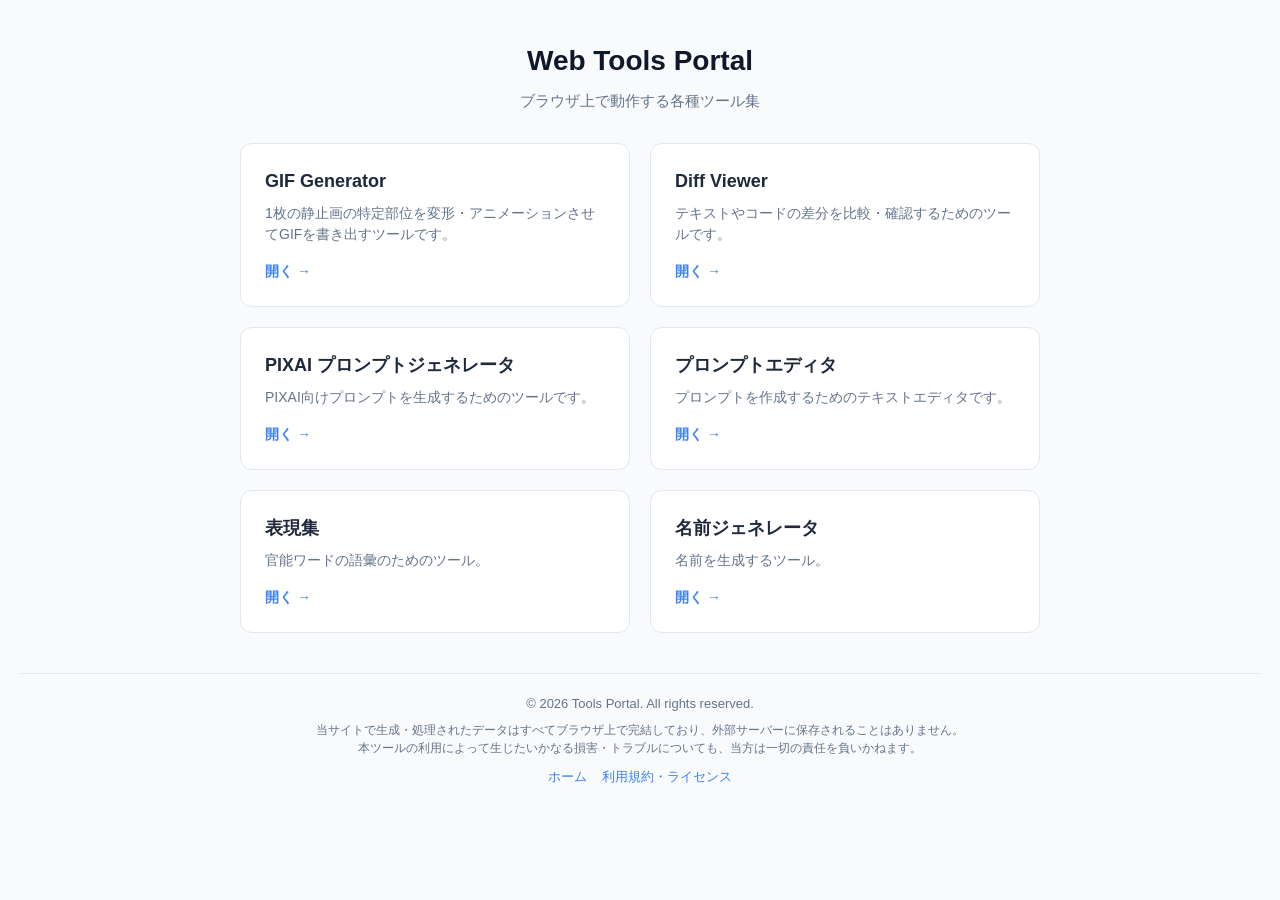
<file: index.html>
<!DOCTYPE html>
<html lang="ja">
<head>
  <meta charset="UTF-8">
  <meta name="viewport" content="width=device-width, initial-scale=1.0">
  <title>ツールポータル</title>
  <style>
    :root {
      --bg: #f8fafc;
      --card-bg: #ffffff;
      --text: #1e293b;
      --sub-text: #64748b;
      --border: #e2e8f0;
      --primary: #3b82f6;
      --primary-hover: #2563eb;
    }

    * {
      box-sizing: border-box;
      margin: 0;
      padding: 0;
    }

    body {
      font-family: -apple-system, BlinkMacSystemFont, "Segoe UI", Roboto, sans-serif;
      background-color: var(--bg);
      color: var(--text);
      line-height: 1.5;
      padding: 40px 20px;
    }

    .container {
      max-width: 800px;
      margin: 0 auto;
    }

    header {
      margin-bottom: 30px;
      text-align: center;
    }

    header h1 {
      font-size: 28px;
      margin-bottom: 8px;
      color: #0f172a;
    }

    header p {
      color: var(--sub-text);
      font-size: 15px;
    }

    .grid {
      display: grid;
      grid-template-columns: repeat(auto-fit, minmax(260px, 1fr));
      gap: 20px;
    }

    .card {
      background: var(--card-bg);
      border: 1px solid var(--border);
      border-radius: 12px;
      padding: 24px;
      display: flex;
      flex-direction: column;
      justify-content: space-between;
      text-decoration: none;
      color: inherit;
      transition: transform 0.15s ease, box-shadow 0.15s ease, border-color 0.15s ease;
    }

    .card:hover {
      transform: translateY(-2px);
      box-shadow: 0 10px 15px -3px rgba(0, 0, 0, 0.07), 0 4px 6px -4px rgba(0, 0, 0, 0.05);
      border-color: var(--primary);
    }

    .card-content h2 {
      font-size: 18px;
      margin-bottom: 8px;
      display: flex;
      align-items: center;
      justify-content: space-between;
    }

    .card-content p {
      font-size: 14px;
      color: var(--sub-text);
      margin-bottom: 16px;
    }

    .card-arrow {
      color: var(--primary);
      font-weight: bold;
      font-size: 14px;
      display: inline-flex;
      align-items: center;
      gap: 4px;
    }

    .card:hover .card-arrow {
      color: var(--primary-hover);
    }
  </style>
</head>
<body>

  <div class="container">
    <header>
      <h1>Web Tools Portal</h1>
      <p>ブラウザ上で動作する各種ツール集</p>
    </header>

    <main class="grid">
      <!-- アニメーションGIF作成ツールへのリンク -->
      <a href="./gifBoobs.html" class="card">
        <div class="card-content">
          <h2>GIF Generator</h2>
          <p>1枚の静止画の特定部位を変形・アニメーションさせてGIFを書き出すツールです。</p>
        </div>
        <div class="card-arrow">開く &rarr;</div>
      </a>

      <!-- 差分比較ツールへのリンク -->
      <a href="./diff.html" class="card">
        <div class="card-content">
          <h2>Diff Viewer</h2>
          <p>テキストやコードの差分を比較・確認するためのツールです。</p>
        </div>
        <div class="card-arrow">開く &rarr;</div>
      </a>
      
      <!-- プロンプト生成ツールへのリンク -->
      <a href="./pixaiPrompt.html" class="card">
        <div class="card-content">
          <h2>PIXAI プロンプトジェネレータ</h2>
          <p>PIXAI向けプロンプトを生成するためのツールです。</p>
        </div>
        <div class="card-arrow">開く &rarr;</div>
      </a>
      
      <!-- プロンプトエディタへのリンク -->
      <a href="./promptEditor.html" class="card">
        <div class="card-content">
          <h2>プロンプトエディタ</h2>
          <p>プロンプトを作成するためのテキストエディタです。</p>
        </div>
        <div class="card-arrow">開く &rarr;</div>
      </a>
      
      <!-- 表現集へのリンク -->
      <a href="./expressions.html" class="card">
        <div class="card-content">
          <h2>表現集</h2>
          <p>官能ワードの語彙のためのツール。</p>
        </div>
        <div class="card-arrow">開く &rarr;</div>
      <!-- 名前生成へのリンク -->
      <a href="./nameGenerator/index.html" class="card">
        <div class="card-content">
          <h2>名前ジェネレータ</h2>
          <p>名前を生成するツール。</p>
        </div>
        <div class="card-arrow">開く &rarr;</div>
      </a>
    </main>
  </div>
<!-- 共通フッター -->
<footer style="margin-top: 40px; padding: 20px 0; border-top: 1px solid #e2e8f0; text-align: center; color: #64748b; font-size: 13px;">
  <div style="max-width: 900px; margin: 0 auto; padding: 0 15px;">
    <p style="margin-bottom: 8px;">
      &copy; <span id="copyright-year"></span> Tools Portal. All rights reserved.
    </p>
    <p style="font-size: 12px; line-height: 1.5;">
      当サイトで生成・処理されたデータはすべてブラウザ上で完結しており、外部サーバーに保存されることはありません。<br>
      本ツールの利用によって生じたいかなる損害・トラブルについても、当方は一切の責任を負いかねます。
    </p>
    <div style="margin-top: 10px; display: flex; justify-content: center; gap: 15px;">
      <a href="./index.html" style="color: #3b82f6; text-decoration: none;">ホーム</a>
      <a href="#" onclick="alert('オープンソースライセンス:\n本ツール群はMITライセンス等のオープンソースソフトウェアおよび各種CDNライブラリ（gifshot等）を利用してブラウザ上で動作しています。'); return false;" style="color: #3b82f6; text-decoration: none;">利用規約・ライセンス</a>
    </div>
  </div>
</footer>

<script>
  // 著作権の年号を自動で現在の年にするスクリプト
  document.getElementById('copyright-year').textContent = new Date().getFullYear();
</script>

</body>
</html>
</file>
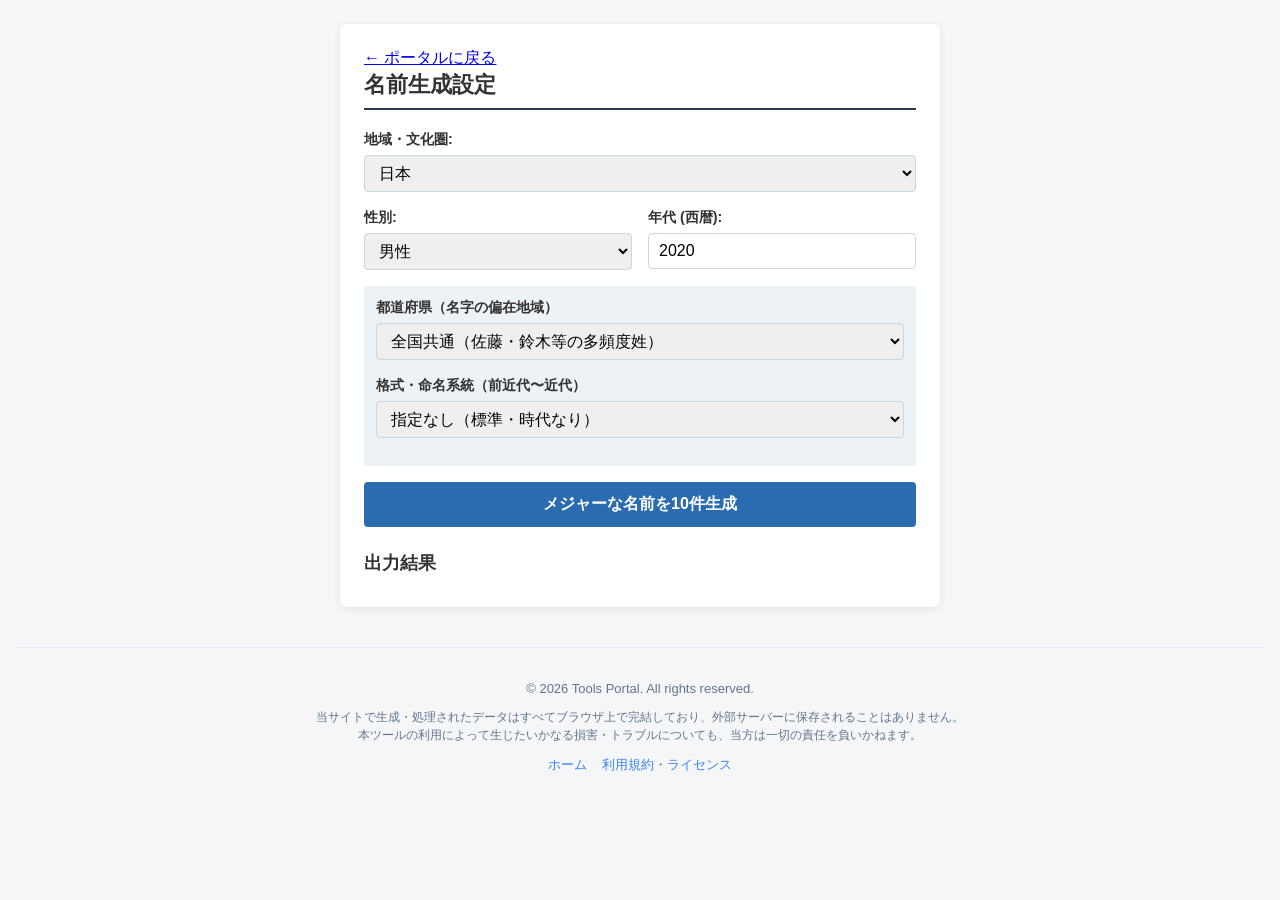
<file: nameGenerator/index.html>
<!DOCTYPE html>
<html lang="ja">
<head>
  <meta charset="UTF-8">
  <meta name="viewport" content="width=device-width, initial-scale=1.0">
  <title>名前生成エンジン</title>
  <link rel="stylesheet" href="style.css">
</head>
<body>
  <div class="container">
    <a href="/index.html" class="nav-back">&larr; ポータルに戻る</a>
    <h1>名前生成設定</h1>

    <div class="form-group">
      <label for="cultureSelect">地域・文化圏:</label>
      <select id="cultureSelect"></select>
    </div>

    <div class="form-row">
      <div class="form-group">
        <label for="genderSelect">性別:</label>
        <select id="genderSelect">
          <option value="m">男性</option>
          <option value="f">女性</option>
          <option value="any">指定なし</option>
        </select>
      </div>

      <div class="form-group">
        <label for="eraInput">年代 (西暦):</label>
        <input type="number" id="eraInput" value="2020" min="1000" max="2100">
      </div>
    </div>

    <!-- 地域ごとに動的挿入されるフィルタ領域 -->
    <div id="dynamicFilters" class="dynamic-filters"></div>

    <button id="generateBtn" class="primary-btn">メジャーな名前を10件生成</button>

    <div class="result-container">
      <h2>出力結果</h2>
      <ul id="resultsList"></ul>
    </div>
  </div>

  <!-- 共通フッター -->
  <footer style="margin-top: 40px; padding: 20px 0; border-top: 1px solid #e2e8f0; text-align: center; color: #64748b; font-size: 13px;">
    <div style="max-width: 900px; margin: 0 auto; padding: 0 15px;">
      <p style="margin-bottom: 8px;">
        &copy; <span id="copyright-year"></span> Tools Portal. All rights reserved.
      </p>
      <p style="font-size: 12px; line-height: 1.5;">
        当サイトで生成・処理されたデータはすべてブラウザ上で完結しており、外部サーバーに保存されることはありません。<br>
        本ツールの利用によって生じたいかなる損害・トラブルについても、当方は一切の責任を負いかねます。
      </p>
      <div style="margin-top: 10px; display: flex; justify-content: center; gap: 15px;">
        <a href="./index.html" style="color: #3b82f6; text-decoration: none;">ホーム</a>
        <a href="#" onclick="alert('オープンソースライセンス:\n本ツール群はMITライセンス等のオープンソースソフトウェアおよび各種CDNライブラリ等を利用してブラウザ上で動作しています。'); return false;" style="color: #3b82f6; text-decoration: none;">利用規約・ライセンス</a>
      </div>
    </div>
  </footer>

  <script src="app.js"></script>
  <script>
    // 著作権の年号を自動で現在の年に設定
    document.getElementById('copyright-year').textContent = new Date().getFullYear();
  </script>
</body>
</html>
</file>
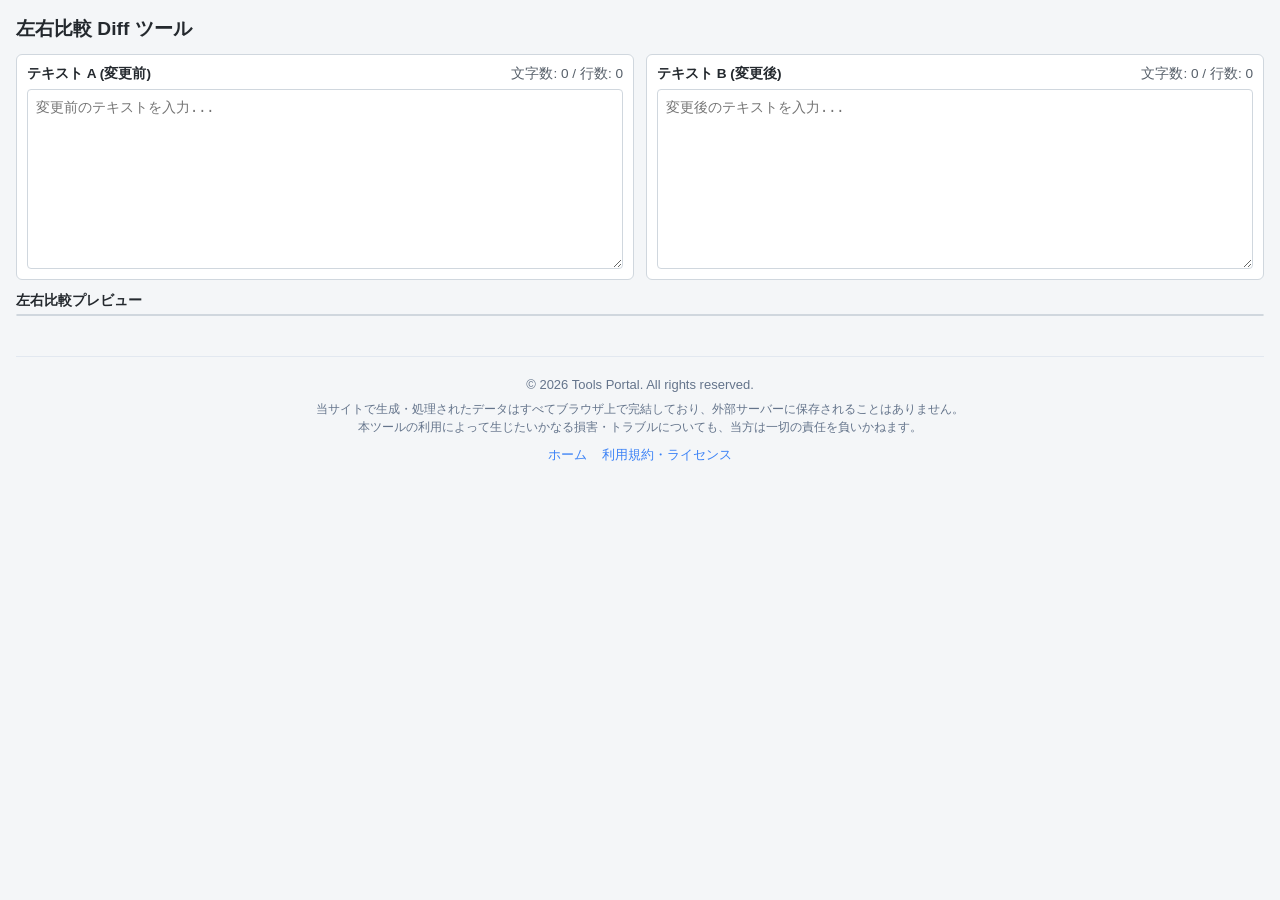
<file: diff.html>
<!DOCTYPE html>
<html lang="ja">
<head>
  <meta charset="UTF-8">
  <meta name="viewport" content="width=device-width, initial-scale=1.0">
  <title>Side-by-Side Diff Tool</title>
  <style>
    * {
      box-sizing: border-box;
      margin: 0;
      padding: 0;
    }
    body {
      font-family: -apple-system, BlinkMacSystemFont, "Segoe UI", Roboto, "Helvetica Neue", Arial, sans-serif;
      padding: 16px;
      background: #f4f6f8;
      color: #24292e;
    }
    h1 {
      font-size: 1.2rem;
      margin-bottom: 12px;
    }
    .editor-container {
      display: grid;
      grid-template-columns: 1fr 1fr;
      gap: 12px;
      margin-bottom: 12px;
    }
    .pane {
      display: flex;
      flex-direction: column;
      background: #fff;
      border: 1px solid #d0d7de;
      border-radius: 6px;
      padding: 10px;
    }
    .pane-header {
      display: flex;
      justify-content: space-between;
      margin-bottom: 6px;
      font-size: 0.85rem;
      font-weight: 600;
    }
    .counter {
      font-weight: normal;
      color: #57606a;
    }
    textarea {
      width: 100%;
      height: 180px;
      padding: 8px;
      border: 1px solid #d0d7de;
      border-radius: 4px;
      resize: vertical;
      font-family: ui-monospace, SFMono-Regular, "SF Mono", Menlo, Consolas, monospace;
      font-size: 0.85rem;
      line-height: 1.45;
    }
    .diff-container {
      display: grid;
      grid-template-columns: 1fr 1fr;
      background: #fff;
      border: 1px solid #d0d7de;
      border-radius: 6px;
      overflow-x: auto;
      font-family: ui-monospace, SFMono-Regular, "SF Mono", Menlo, Consolas, monospace;
      font-size: 0.85rem;
      line-height: 1.45;
    }
    .diff-side {
      width: 100%;
    }
    .diff-side-left {
      border-right: 1px solid #d0d7de;
    }
    .diff-line {
      display: flex;
      min-height: 1.45em;
      white-space: pre-wrap;
      word-break: break-all;
    }
    .line-num {
      width: 42px;
      padding: 0 6px;
      text-align: right;
      color: #8c959f;
      user-select: none;
      background: #f6f8fa;
      border-right: 1px solid #d0d7de;
      flex-shrink: 0;
    }
    .line-text {
      padding: 0 8px;
      flex-grow: 1;
    }
    
    /* 差分の配色 */
    .line-del {
      background-color: #ffebe9;
    }
    .line-del .line-num {
      background-color: #ffdcd7;
      color: #cf222e;
    }
    .line-add {
      background-color: #e6ffec;
    }
    .line-add .line-num {
      background-color: #ccffd8;
      color: #1a7f37;
    }
    .line-empty {
      background-color: #f6f8fa;
    }
    .line-empty .line-num {
      background-color: #f6f8fa;
    }

    /* 文字単位の強調 */
    .char-del {
      background-color: #ff818266;
      border-radius: 2px;
    }
    .char-add {
      background-color: #4ac26b66;
      border-radius: 2px;
    }
  </style>
</head>
<body>

  <h1>左右比較 Diff ツール</h1>

  <div class="editor-container">
    <div class="pane">
      <div class="pane-header">
        <span>テキスト A (変更前)</span>
        <span class="counter" id="count-a">文字数: 0 / 行数: 0</span>
      </div>
      <textarea id="text-a" placeholder="変更前のテキストを入力..."></textarea>
    </div>
    <div class="pane">
      <div class="pane-header">
        <span>テキスト B (変更後)</span>
        <span class="counter" id="count-b">文字数: 0 / 行数: 0</span>
      </div>
      <textarea id="text-b" placeholder="変更後のテキストを入力..."></textarea>
    </div>
  </div>

  <div class="pane-header" style="margin-bottom: 4px;">
    <strong>左右比較プレビュー</strong>
  </div>
  <div class="diff-container">
    <div class="diff-side diff-side-left" id="diff-left"></div>
    <div class="diff-side diff-side-right" id="diff-right"></div>
  </div>
<!-- 共通フッター -->
<footer style="margin-top: 40px; padding: 20px 0; border-top: 1px solid #e2e8f0; text-align: center; color: #64748b; font-size: 13px;">
  <div style="max-width: 900px; margin: 0 auto; padding: 0 15px;">
    <p style="margin-bottom: 8px;">
      &copy; <span id="copyright-year"></span> Tools Portal. All rights reserved.
    </p>
    <p style="font-size: 12px; line-height: 1.5;">
      当サイトで生成・処理されたデータはすべてブラウザ上で完結しており、外部サーバーに保存されることはありません。<br>
      本ツールの利用によって生じたいかなる損害・トラブルについても、当方は一切の責任を負いかねます。
    </p>
    <div style="margin-top: 10px; display: flex; justify-content: center; gap: 15px;">
      <a href="./index.html" style="color: #3b82f6; text-decoration: none;">ホーム</a>
      <a href="#" onclick="alert('オープンソースライセンス:\n本ツール群はMITライセンス等のオープンソースソフトウェアおよび各種CDNライブラリ（gifshot等）を利用してブラウザ上で動作しています。'); return false;" style="color: #3b82f6; text-decoration: none;">利用規約・ライセンス</a>
    </div>
  </div>
</footer>

<script>
  // 著作権の年号を自動で現在の年にするスクリプト
  document.getElementById('copyright-year').textContent = new Date().getFullYear();
</script>
  <script>
    const textA = document.getElementById('text-a');
    const textB = document.getElementById('text-b');
    const countA = document.getElementById('count-a');
    const countB = document.getElementById('count-b');
    const diffLeft = document.getElementById('diff-left');
    const diffRight = document.getElementById('diff-right');

    function updateCounters() {
      const valA = textA.value;
      const linesA = valA ? valA.split('\n').length : 0;
      countA.textContent = `文字数: ${valA.length} / 行数: ${linesA}`;

      const valB = textB.value;
      const linesB = valB ? valB.split('\n').length : 0;
      countB.textContent = `文字数: ${valB.length} / 行数: ${linesB}`;
    }

    function escapeHtml(str) {
      return str
        .replace(/&/g, '&amp;')
        .replace(/</g, '&lt;')
        .replace(/>/g, '&gt;');
    }

    // 最小編集距離（LCS/Diff）
    function computeDiff(arrA, arrB) {
      const n = arrA.length;
      const m = arrB.length;
      const dp = Array.from({ length: n + 1 }, () => Array(m + 1).fill(0));

      for (let i = 0; i <= n; i++) dp[i][0] = i;
      for (let j = 0; j <= m; j++) dp[0][j] = j;

      for (let i = 1; i <= n; i++) {
        for (let j = 1; j <= m; j++) {
          if (arrA[i - 1] === arrB[j - 1]) {
            dp[i][j] = dp[i - 1][j - 1];
          } else {
            dp[i][j] = Math.min(dp[i - 1][j] + 1, dp[i][j - 1] + 1);
          }
        }
      }

      const diff = [];
      let i = n, j = m;
      while (i > 0 || j > 0) {
        if (i > 0 && j > 0 && arrA[i - 1] === arrB[j - 1]) {
          diff.unshift({ type: 'same', valA: arrA[i - 1], valB: arrB[j - 1] });
          i--; j--;
        } else if (j > 0 && (i === 0 || dp[i][j - 1] <= dp[i - 1][j])) {
          diff.unshift({ type: 'add', valB: arrB[j - 1] });
          j--;
        } else if (i > 0 && (j === 0 || dp[i][j - 1] > dp[i - 1][j])) {
          diff.unshift({ type: 'del', valA: arrA[i - 1] });
          i--;
        }
      }
      return diff;
    }

    // 文字単位のインライン差分生成
    function getInlineCharDiff(strA, strB) {
      const charsA = Array.from(strA);
      const charsB = Array.from(strB);
      const diff = computeDiff(charsA, charsB);

      let htmlA = '', htmlB = '';
      diff.forEach(item => {
        if (item.type === 'same') {
          const esc = escapeHtml(item.valA);
          htmlA += esc;
          htmlB += esc;
        } else if (item.type === 'del') {
          htmlA += `<span class="char-del">${escapeHtml(item.valA)}</span>`;
        } else if (item.type === 'add') {
          htmlB += `<span class="char-add">${escapeHtml(item.valB)}</span>`;
        }
      });
      return { htmlA, htmlB };
    }

    function renderSideBySideDiff() {
      const valA = textA.value;
      const valB = textB.value;

      if (!valA && !valB) {
        diffLeft.innerHTML = '';
        diffRight.innerHTML = '';
        return;
      }

      const linesA = valA.split('\n');
      const linesB = valB.split('\n');
      const lineDiff = computeDiff(linesA, linesB);

      let leftHtml = '';
      let rightHtml = '';
      let lineNumA = 1;
      let lineNumB = 1;

      for (let i = 0; i < lineDiff.length; i++) {
        const item = lineDiff[i];

        // 変更行のペアリング（削除と追加が連続する場合、同一行として文字単位で比較）
        if (item.type === 'del' && i + 1 < lineDiff.length && lineDiff[i + 1].type === 'add') {
          const nextItem = lineDiff[i + 1];
          const { htmlA, htmlB } = getInlineCharDiff(item.valA, nextItem.valB);

          leftHtml += `<div class="diff-line line-del"><div class="line-num">${lineNumA++}</div><div class="line-text">${htmlA || '&nbsp;'}</div></div>`;
          rightHtml += `<div class="diff-line line-add"><div class="line-num">${lineNumB++}</div><div class="line-text">${htmlB || '&nbsp;'}</div></div>`;
          i++; // 次の add を消費
        } else if (item.type === 'same') {
          const esc = escapeHtml(item.valA);
          leftHtml += `<div class="diff-line"><div class="line-num">${lineNumA++}</div><div class="line-text">${esc || '&nbsp;'}</div></div>`;
          rightHtml += `<div class="diff-line"><div class="line-num">${lineNumB++}</div><div class="line-text">${esc || '&nbsp;'}</div></div>`;
        } else if (item.type === 'del') {
          const esc = escapeHtml(item.valA);
          leftHtml += `<div class="diff-line line-del"><div class="line-num">${lineNumA++}</div><div class="line-text">${esc || '&nbsp;'}</div></div>`;
          rightHtml += `<div class="diff-line line-empty"><div class="line-num"></div><div class="line-text">&nbsp;</div></div>`;
        } else if (item.type === 'add') {
          const esc = escapeHtml(item.valB);
          leftHtml += `<div class="diff-line line-empty"><div class="line-num"></div><div class="line-text">&nbsp;</div></div>`;
          rightHtml += `<div class="diff-line line-add"><div class="line-num">${lineNumB++}</div><div class="line-text">${esc || '&nbsp;'}</div></div>`;
        }
      }

      diffLeft.innerHTML = leftHtml;
      diffRight.innerHTML = rightHtml;
    }

    function handleInput() {
      updateCounters();
      renderSideBySideDiff();
    }

    textA.addEventListener('input', handleInput);
    textB.addEventListener('input', handleInput);

    updateCounters();
  </script>
</body>
</html>
</file>
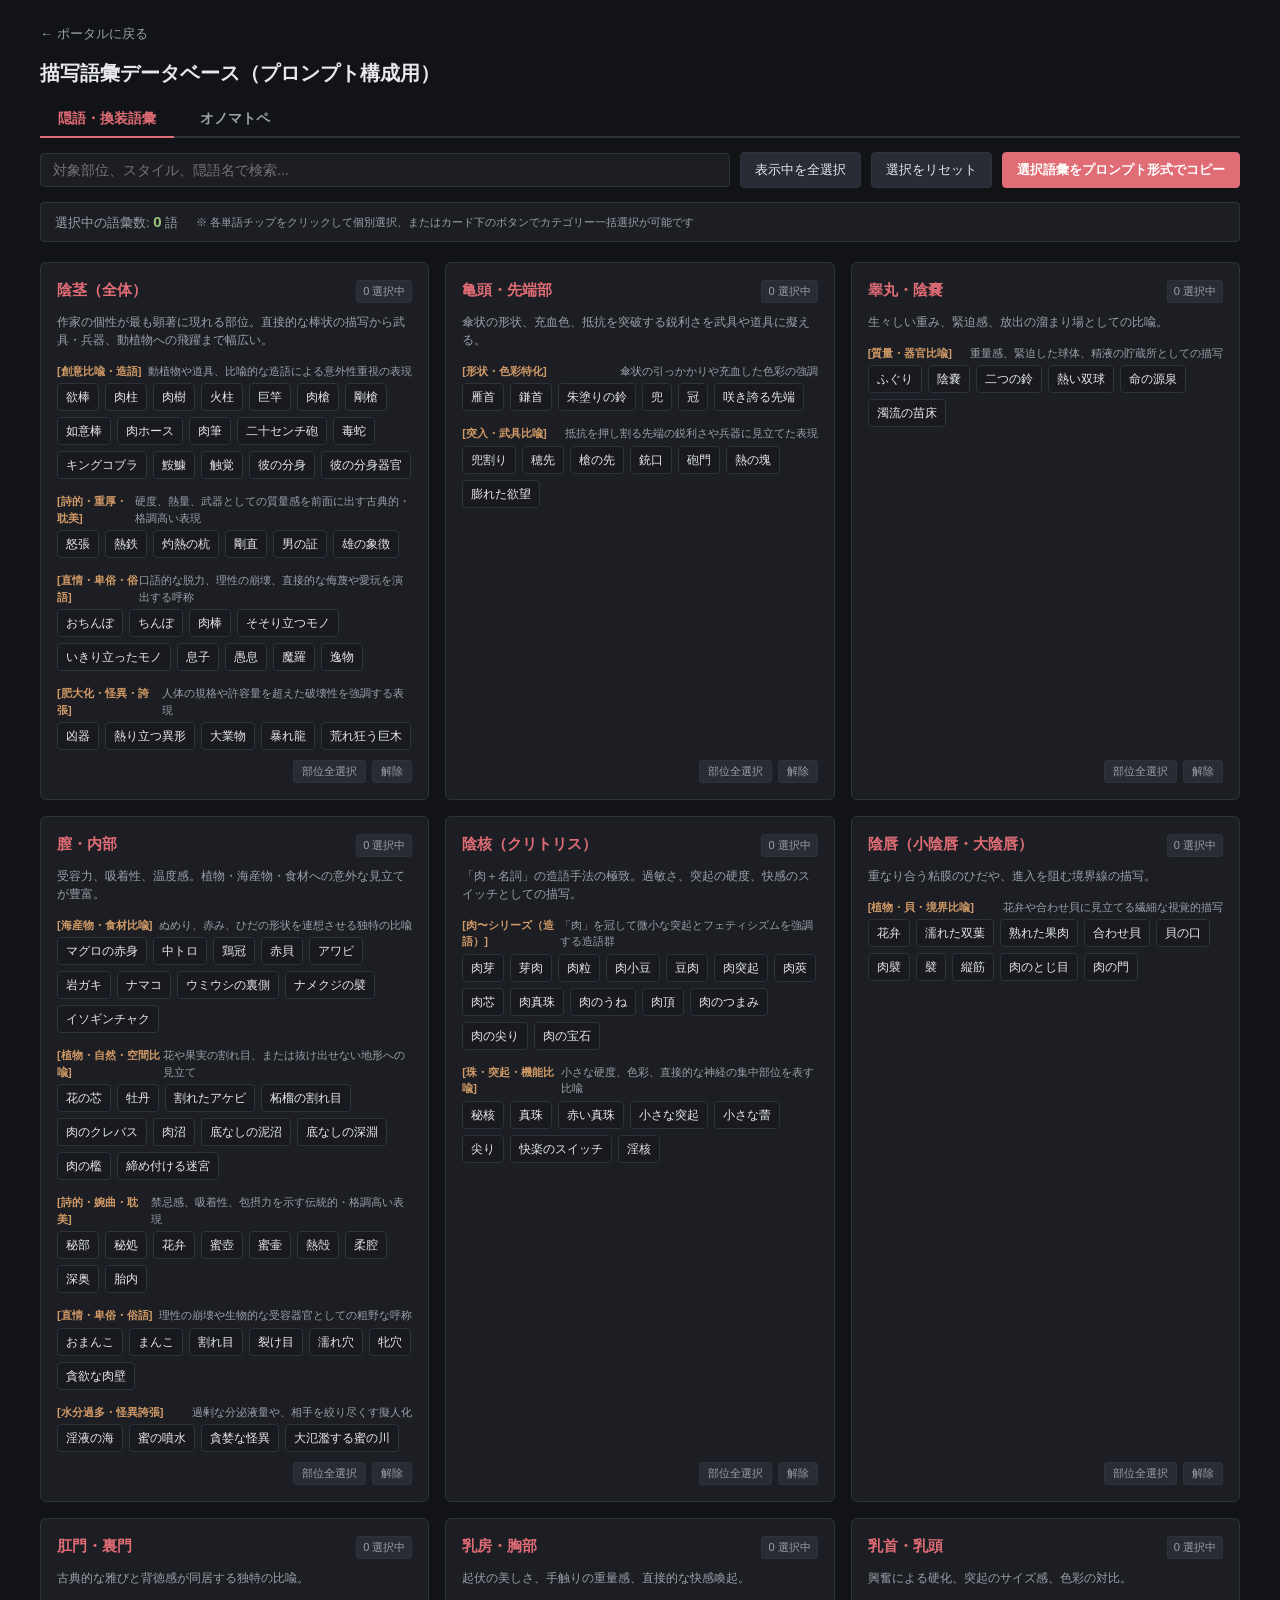
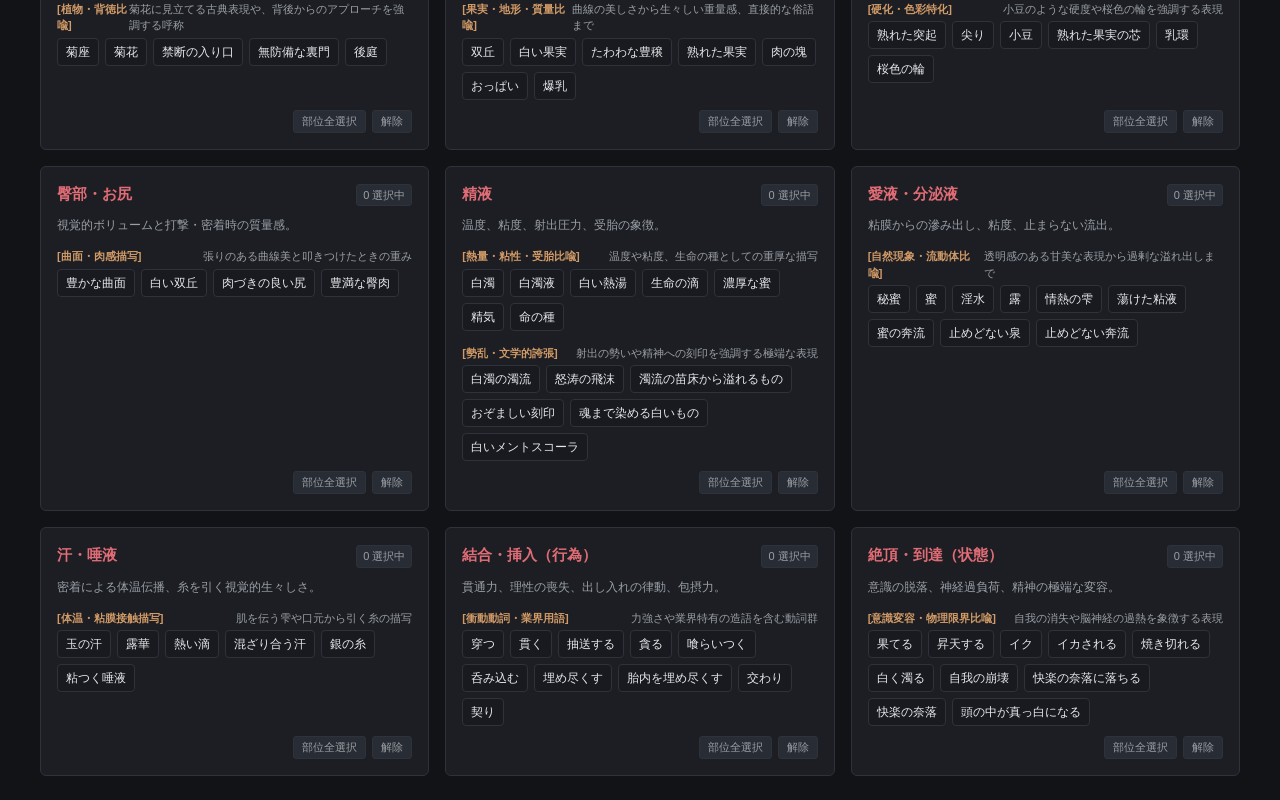
<file: expressions.html>
<!DOCTYPE html>
<html lang="ja">
<head>
<meta charset="UTF-8">
<meta name="viewport" content="width=device-width, initial-scale=1.0">
<title>描写語彙データベース</title>
<style>
  :root {
    --bg-color: #121316;
    --card-bg: #1c1e24;
    --border-color: #2e323b;
    --text-primary: #e6e8ec;
    --text-secondary: #9aa0a6;
    --accent-color: #e06c75;
    --accent-active: #98c379;
    --tag-bg: #282c34;
    --code-bg: #181a1f;
  }
  * { box-sizing: border-box; margin: 0; padding: 0; }
  body {
    font-family: -apple-system, BlinkMacSystemFont, "Segoe UI", Roboto, "Helvetica Neue", Arial, sans-serif;
    background-color: var(--bg-color);
    color: var(--text-primary);
    padding: 24px;
    line-height: 1.5;
  }
  header {
    max-width: 1200px;
    margin: 0 auto 20px;
    display: flex;
    flex-direction: column;
    gap: 14px;
  }
  .nav-back {
    display: inline-flex;
    align-items: center;
    gap: 6px;
    color: var(--text-secondary);
    text-decoration: none;
    font-size: 13px;
    width: fit-content;
    transition: color 0.2s;
  }
  .nav-back:hover {
    color: var(--accent-color);
  }
  h1 { font-size: 20px; font-weight: 600; }
  .tabs {
    display: flex;
    gap: 8px;
    border-bottom: 2px solid var(--border-color);
  }
  .tab-btn {
    background: transparent;
    border: none;
    border-bottom: 2px solid transparent;
    color: var(--text-secondary);
    padding: 8px 18px;
    font-size: 14px;
    font-weight: 600;
    cursor: pointer;
    margin-bottom: -2px;
    transition: all 0.2s;
  }
  .tab-btn:hover { color: var(--text-primary); }
  .tab-btn.active {
    color: var(--accent-color);
    border-bottom: 2px solid var(--accent-color);
  }
  .controls {
    display: flex;
    gap: 10px;
    flex-wrap: wrap;
    align-items: center;
  }
  .search-input {
    flex: 1;
    min-width: 240px;
    padding: 8px 12px;
    background: var(--card-bg);
    border: 1px solid var(--border-color);
    border-radius: 4px;
    color: var(--text-primary);
    font-size: 14px;
  }
  .search-input:focus { outline: 1px solid var(--accent-color); }
  .action-btn {
    background: var(--tag-bg);
    border: 1px solid var(--border-color);
    color: var(--text-primary);
    padding: 8px 14px;
    font-size: 13px;
    border-radius: 4px;
    cursor: pointer;
    white-space: nowrap;
  }
  .action-btn:hover { background: var(--border-color); }
  .action-btn.primary {
    background: var(--accent-color);
    border-color: var(--accent-color);
    color: #fff;
    font-weight: 600;
  }
  .action-btn.primary:hover { opacity: 0.9; }

  .selection-bar {
    display: flex;
    align-items: center;
    gap: 10px;
    flex-wrap: wrap;
    background: var(--card-bg);
    border: 1px solid var(--border-color);
    padding: 8px 14px;
    border-radius: 4px;
    font-size: 13px;
    color: var(--text-secondary);
  }
  .selection-count {
    color: var(--accent-active);
    font-weight: 600;
    font-size: 15px;
  }

  main {
    max-width: 1200px;
    margin: 0 auto;
  }
  .grid {
    display: grid;
    grid-template-columns: repeat(auto-fill, minmax(360px, 1fr));
    gap: 16px;
  }
  .card {
    background: var(--card-bg);
    border: 1px solid var(--border-color);
    border-radius: 6px;
    padding: 16px;
    display: flex;
    flex-direction: column;
    gap: 10px;
  }
  .card-header {
    display: flex;
    justify-content: space-between;
    align-items: baseline;
    gap: 8px;
  }
  .card-title {
    font-size: 15px;
    font-weight: 600;
    color: var(--accent-color);
  }
  .badge {
    background: var(--tag-bg);
    border: 1px solid var(--border-color);
    font-size: 11px;
    padding: 2px 6px;
    border-radius: 3px;
    color: var(--text-secondary);
    white-space: nowrap;
  }
  .card-desc {
    font-size: 12px;
    color: var(--text-secondary);
  }

  .style-block {
    display: flex;
    flex-direction: column;
    gap: 4px;
    margin-top: 4px;
  }
  .style-header {
    display: flex;
    justify-content: space-between;
    align-items: center;
    font-size: 11px;
  }
  .style-name {
    color: #d19a66;
    font-weight: 600;
  }
  .style-notes {
    color: var(--text-secondary);
    font-size: 11px;
  }

  .token-container {
    display: flex;
    flex-wrap: wrap;
    gap: 6px;
  }
  .token {
    background: var(--code-bg);
    border: 1px solid var(--border-color);
    padding: 4px 8px;
    font-size: 12px;
    border-radius: 4px;
    cursor: pointer;
    user-select: none;
    transition: all 0.15s;
    color: var(--text-primary);
  }
  .token:hover {
    border-color: #5c6370;
  }
  .token.selected {
    background: #2d3b2d;
    border-color: var(--accent-active);
    color: #a8e6a3;
    font-weight: 500;
  }
  .token.selected::before {
    content: "✓ ";
    font-size: 10px;
  }

  .card-actions {
    margin-top: auto;
    display: flex;
    gap: 6px;
    justify-content: flex-end;
    align-items: center;
  }
  .small-btn {
    font-size: 11px;
    padding: 3px 8px;
    background: var(--tag-bg);
    border: 1px solid var(--border-color);
    color: var(--text-secondary);
    border-radius: 3px;
    cursor: pointer;
  }
  .small-btn:hover {
    color: var(--text-primary);
    background: var(--border-color);
  }

  .toast {
    position: fixed;
    bottom: 24px;
    right: 24px;
    background: var(--accent-color);
    color: #fff;
    padding: 8px 16px;
    border-radius: 4px;
    font-size: 13px;
    font-weight: 500;
    opacity: 0;
    transform: translateY(10px);
    transition: opacity 0.2s, transform 0.2s;
    pointer-events: none;
    z-index: 1000;
  }
  .toast.show {
    opacity: 1;
    transform: translateY(0);
  }
</style>
</head>
<body>

<header>
  <a href="./index.html" class="nav-back">&larr; ポータルに戻る</a>
  <h1>描写語彙データベース（プロンプト構成用）</h1>
  
  <div class="tabs">
    <button id="tabSlang" class="tab-btn active" onclick="switchTab('slang')">隠語・換装語彙</button>
    <button id="tabOnomato" class="tab-btn" onclick="switchTab('onomatopoeia')">オノマトペ</button>
  </div>

  <div class="controls">
    <input type="text" id="searchInput" class="search-input" placeholder="検索ワードを入力..." oninput="render()">
    <button class="action-btn" onclick="selectAllVisible(true)">表示中を全選択</button>
    <button class="action-btn" onclick="clearCurrentSelection()">選択をリセット</button>
    <button class="action-btn primary" onclick="copySelectedTermsAsMarkdown()">選択語彙をプロンプト形式でコピー</button>
  </div>

  <div class="selection-bar">
    <span>選択中の語彙数: <span id="selectedCount" class="selection-count">0</span> 語</span>
    <span style="font-size: 11px; margin-left: 8px;">※ 各単語チップをクリックして個別選択、またはカード下のボタンでカテゴリー一括選択が可能です</span>
  </div>
</header>

<main>
  <div id="gridContainer" class="grid"></div>
</main>

<div id="toast" class="toast">コピーしました</div>

<script src="slang.js"></script>
<script src="onomatopoeia.js"></script>

<script>
  let currentTab = 'slang';

  const selectedSlang = new Map();
  const selectedOnomato = new Set();

  function showToast(text) {
    const toast = document.getElementById('toast');
    toast.textContent = text;
    toast.classList.add('show');
    setTimeout(() => toast.classList.remove('show'), 1500);
  }

  function copyText(text) {
    navigator.clipboard.writeText(text).then(() => {
      showToast(`コピー完了: ${text.length > 20 ? text.slice(0, 20) + '...' : text}`);
    });
  }

  function updateCount() {
    let count = 0;
    if (currentTab === 'slang') {
      selectedSlang.forEach(set => count += set.size);
    } else {
      count = selectedOnomato.size;
    }
    document.getElementById('selectedCount').textContent = count;
  }

  function toggleSlangTerm(target, term) {
    if (!selectedSlang.has(target)) {
      selectedSlang.set(target, new Set());
    }
    const set = selectedSlang.get(target);
    if (set.has(term)) {
      set.delete(term);
      if (set.size === 0) selectedSlang.delete(target);
    } else {
      set.add(term);
    }
    updateCount();
    render();
  }

  function toggleOnomatoWord(word) {
    if (selectedOnomato.has(word)) {
      selectedOnomato.delete(word);
    } else {
      selectedOnomato.add(word);
    }
    updateCount();
    render();
  }

  // 隠語：カテゴリー（部位）一括選択・解除
  function selectCardAllSlangByTarget(target, select) {
    if (typeof SLANG_DATA === 'undefined') return;
    const item = SLANG_DATA.find(d => d.target === target);
    if (!item) return;

    if (select) {
      if (!selectedSlang.has(target)) selectedSlang.set(target, new Set());
      const set = selectedSlang.get(target);
      item.styles.flatMap(s => s.terms).forEach(t => set.add(t));
    } else {
      selectedSlang.delete(target);
    }
    updateCount();
    render();
  }

  // オノマトペ：カテゴリー分類（例：「接触・愛撫」）一括選択・解除
  function selectOnomatoByCategory(category, select) {
    if (typeof ONOMATOPOEIA_DATA === 'undefined') return;
    const items = ONOMATOPOEIA_DATA.filter(d => d.category === category);
    items.forEach(item => {
      if (select) {
        selectedOnomato.add(item.word);
      } else {
        selectedOnomato.delete(item.word);
      }
    });
    updateCount();
    render();
  }

  // 表示中の全行・全項目を一括選択
  function selectAllVisible(select) {
    const visibleData = getFilteredData();
    if (visibleData.length === 0) return;

    if (currentTab === 'slang') {
      visibleData.forEach(item => {
        if (select) {
          if (!selectedSlang.has(item.target)) selectedSlang.set(item.target, new Set());
          const set = selectedSlang.get(item.target);
          item.styles.flatMap(s => s.terms).forEach(t => set.add(t));
        } else {
          selectedSlang.delete(item.target);
        }
      });
    } else {
      visibleData.forEach(item => {
        if (select) {
          selectedOnomato.add(item.word);
        } else {
          selectedOnomato.delete(item.word);
        }
      });
    }
    updateCount();
    render();
    showToast(select ? '表示中の全項目を選択しました' : '選択を解除しました');
  }

  function clearCurrentSelection() {
    if (currentTab === 'slang') {
      selectedSlang.clear();
    } else {
      selectedOnomato.clear();
    }
    updateCount();
    render();
    showToast('選択をクリアしました');
  }

  function switchTab(tabName) {
    currentTab = tabName;
    document.getElementById('tabSlang').classList.toggle('active', tabName === 'slang');
    document.getElementById('tabOnomato').classList.toggle('active', tabName === 'onomatopoeia');

    const searchInput = document.getElementById('searchInput');
    searchInput.value = '';
    searchInput.placeholder = tabName === 'slang'
      ? '対象部位、スタイル、隠語名で検索...'
      : 'オノマトペ、カテゴリ、用例で検索...';

    updateCount();
    render();
  }

  function getFilteredData() {
    const q = document.getElementById('searchInput').value.trim().toLowerCase();
    if (currentTab === 'slang') {
      if (typeof SLANG_DATA === 'undefined') return [];
      return SLANG_DATA.filter(item =>
        !q || item.target.toLowerCase().includes(q) ||
        (item.description && item.description.toLowerCase().includes(q)) ||
        item.styles.some(s =>
          s.name.toLowerCase().includes(q) ||
          (s.notes && s.notes.toLowerCase().includes(q)) ||
          s.terms.some(t => t.toLowerCase().includes(q))
        )
      );
    } else {
      if (typeof ONOMATOPOEIA_DATA === 'undefined') return [];
      return ONOMATOPOEIA_DATA.filter(item =>
        !q || item.word.toLowerCase().includes(q) ||
        item.category.toLowerCase().includes(q) ||
        item.nuance.toLowerCase().includes(q) ||
        item.examples.some(ex => ex.toLowerCase().includes(q))
      );
    }
  }

  function render() {
    const container = document.getElementById('gridContainer');
    container.innerHTML = '';
    const data = getFilteredData();

    if (data.length === 0) {
      container.innerHTML = '<div style="color:var(--text-secondary); grid-column: 1/-1; padding: 24px 0;">該当項目がありません。</div>';
      return;
    }

    if (currentTab === 'slang') {
      data.forEach(item => {
        const selectedSet = selectedSlang.get(item.target) || new Set();
        const card = document.createElement('div');
        card.className = 'card';

        const stylesHtml = item.styles.map(s => {
          const tokens = s.terms.map(t => {
            const isSelected = selectedSet.has(t);
            const safeTarget = encodeURIComponent(item.target);
            const safeTerm = encodeURIComponent(t);
            return `<span class="token ${isSelected ? 'selected' : ''}" onclick="toggleSlangTerm(decodeURIComponent('${safeTarget}'), decodeURIComponent('${safeTerm}'))">${t}</span>`;
          }).join('');

          return `
            <div class="style-block">
              <div class="style-header">
                <span class="style-name">[${s.name}]</span>
                <span class="style-notes">${s.notes || ''}</span>
              </div>
              <div class="token-container">${tokens}</div>
            </div>
          `;
        }).join('');

        const safeTarget = encodeURIComponent(item.target);
        card.innerHTML = `
          <div class="card-header">
            <span class="card-title">${item.target}</span>
            <span class="badge">${selectedSet.size} 選択中</span>
          </div>
          ${item.description ? `<div class="card-desc">${item.description}</div>` : ''}
          ${stylesHtml}
          <div class="card-actions">
            <button class="small-btn" onclick="selectCardAllSlangByTarget(decodeURIComponent('${safeTarget}'), true)">部位全選択</button>
            <button class="small-btn" onclick="selectCardAllSlangByTarget(decodeURIComponent('${safeTarget}'), false)">解除</button>
          </div>
        `;
        container.appendChild(card);
      });
    } else {
      data.forEach(item => {
        const isSelected = selectedOnomato.has(item.word);
        const card = document.createElement('div');
        card.className = 'card';

        const safeWord = encodeURIComponent(item.word);
        const safeCategory = encodeURIComponent(item.category);
        card.innerHTML = `
          <div class="card-header">
            <span class="card-title">${item.word}</span>
            <span class="badge">${item.category}</span>
          </div>
          <div class="card-desc">${item.nuance}</div>
          <div class="token-container">
            <span class="token ${isSelected ? 'selected' : ''}" onclick="toggleOnomatoWord(decodeURIComponent('${safeWord}'))">単語: ${item.word}</span>
          </div>
          <div class="token-container" style="margin-top: 4px;">
            ${item.examples.map(ex => {
              const safeEx = encodeURIComponent(ex);
              return `<span class="token" onclick="copyText(decodeURIComponent('${safeEx}'))" title="クリックして用例をコピー">${ex}</span>`;
            }).join('')}
          </div>
          <div class="card-actions">
            <button class="small-btn" onclick="selectOnomatoByCategory(decodeURIComponent('${safeCategory}'), true)">同カテゴリ全選択</button>
            <button class="small-btn" onclick="selectOnomatoByCategory(decodeURIComponent('${safeCategory}'), false)">解除</button>
          </div>
        `;
        container.appendChild(card);
      });
    }
  }

  function copySelectedTermsAsMarkdown() {
    let md = '';

    if (currentTab === 'slang') {
      if (selectedSlang.size === 0) {
        showToast('語彙が選択されていません');
        return;
      }
      md += '## 指定描写語彙・隠語リスト\n';
      md += '描写時は、対象部位・状態に対して以下の語彙を優先的に使用すること。\n\n';

      selectedSlang.forEach((termsSet, target) => {
        if (termsSet.size > 0) {
          md += `* **${target}**: ${Array.from(termsSet).join(', ')}\n`;
        }
      });
    } else {
      if (selectedOnomato.size === 0) {
        showToast('オノマトペが選択されていません');
        return;
      }
      md += '## 指定オノマトペリスト\n';
      md += '情景や身体反応の描写において、以下の擬音・擬態語を効果的に織り交ぜること。\n\n';

      const selectedList = ONOMATOPOEIA_DATA.filter(item => selectedOnomato.has(item.word));
      selectedList.forEach(item => {
        md += `* **${item.word}** (${item.category}): ${item.nuance}\n`;
      });
    }

    navigator.clipboard.writeText(md).then(() => {
      showToast('選択した語彙をプロンプト形式でコピーしました');
    });
  }

  window.addEventListener('DOMContentLoaded', () => {
    switchTab('slang');
  });
</script>
</body>
</html>
</file>
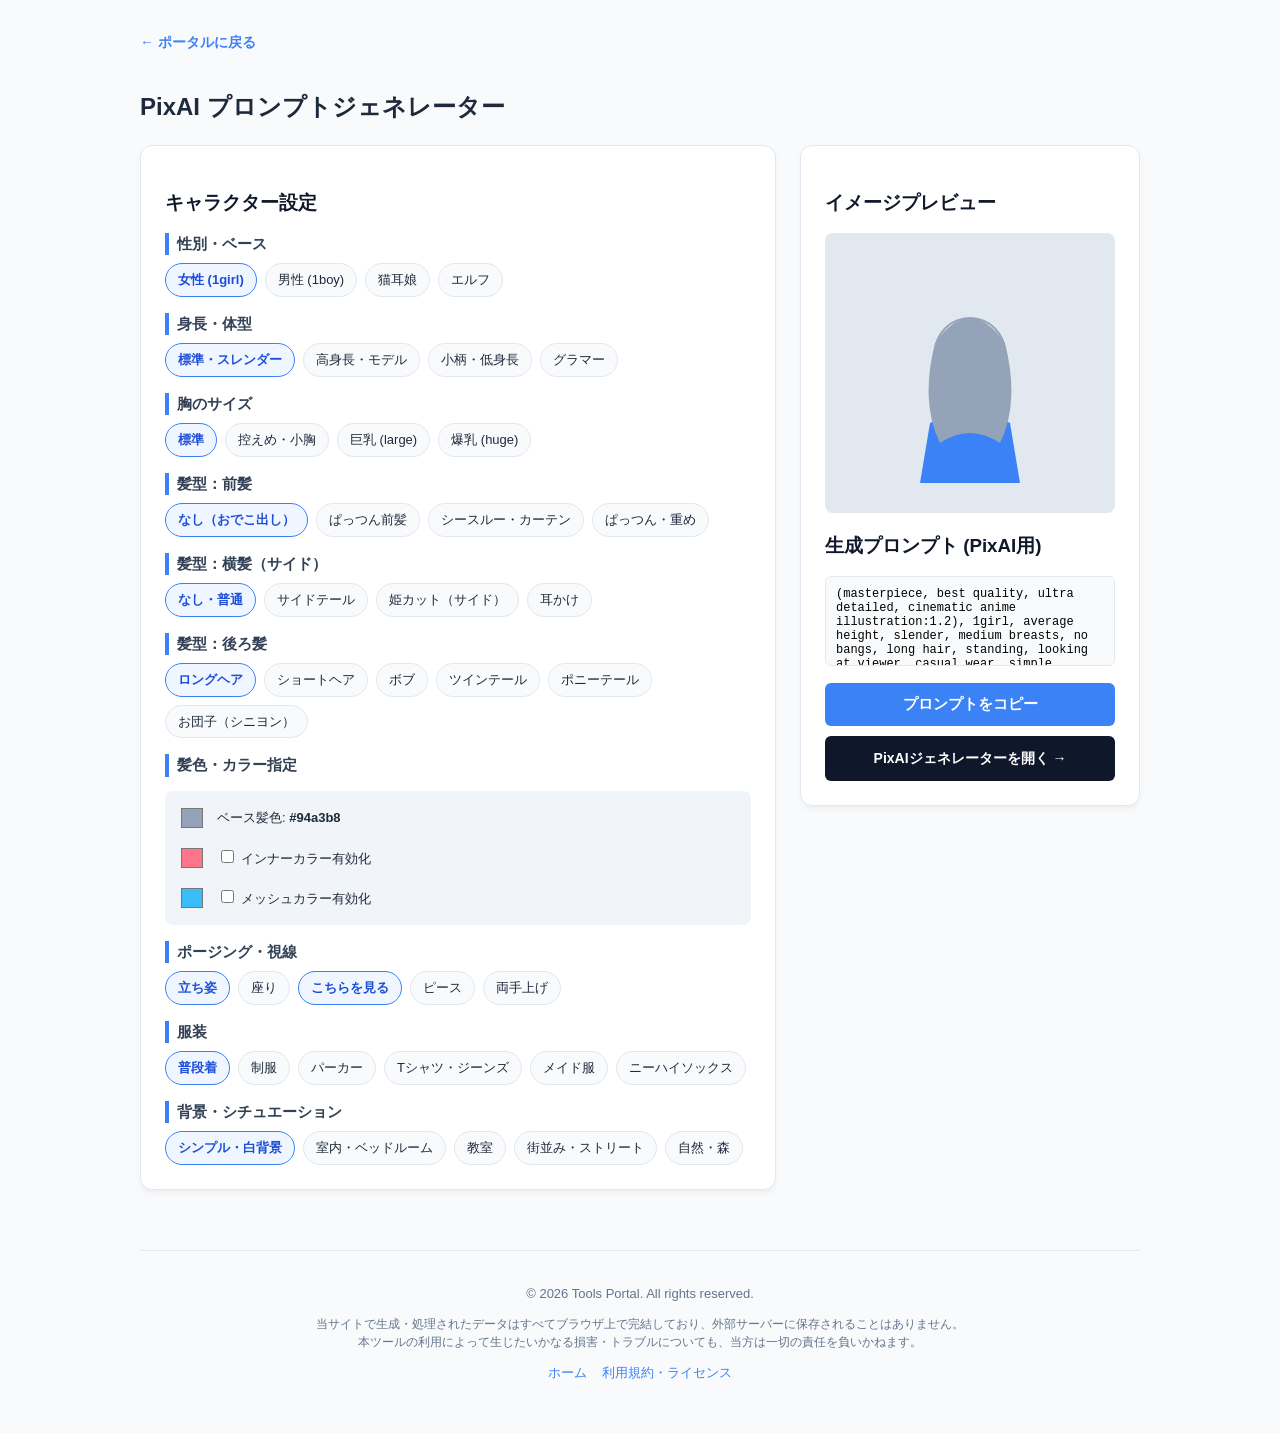
<file: pixaiPrompt.html>
<!DOCTYPE html>
<html lang="ja">
<head>
  <meta charset="UTF-8">
  <meta name="viewport" content="width=device-width, initial-scale=1.0">
  <title>PixAI プロンプトジェネレーター</title>
  <style>
    :root {
      --bg: #f8fafc;
      --card-bg: #ffffff;
      --text: #1e293b;
      --sub-text: #64748b;
      --border: #e2e8f0;
      --primary: #3b82f6;
      --primary-hover: #2563eb;
    }
    body {
      font-family: -apple-system, BlinkMacSystemFont, "Segoe UI", Roboto, sans-serif;
      background-color: var(--bg);
      color: var(--text);
      line-height: 1.5;
      padding: 30px 15px;
      max-width: 1000px;
      margin: 0 auto;
    }
    .nav-back {
      display: inline-block;
      margin-bottom: 20px;
      color: var(--primary);
      text-decoration: none;
      font-size: 14px;
      font-weight: bold;
    }
    .nav-back:hover { text-decoration: underline; }
    
    .layout {
      display: grid;
      grid-template-columns: 1fr 340px;
      gap: 24px;
    }
    @media (max-width: 768px) {
      .layout { grid-template-columns: 1fr; }
    }
    
    .panel {
      background: var(--card-bg);
      border: 1px solid var(--border);
      border-radius: 12px;
      padding: 24px;
      box-shadow: 0 4px 6px -1px rgba(0,0,0,0.05);
      margin-bottom: 20px;
    }
    h2, h3 { margin-bottom: 16px; color: #0f172a; }
    
    .section-title {
      font-size: 15px;
      font-weight: bold;
      margin: 16px 0 8px;
      color: #334155;
      border-left: 4px solid var(--primary);
      padding-left: 8px;
    }
    .options-grid {
      display: flex;
      flex-wrap: wrap;
      gap: 8px;
      align-items: center;
    }
    .chip {
      padding: 6px 12px;
      font-size: 13px;
      border: 1px solid var(--border);
      background: #f8fafc;
      border-radius: 20px;
      cursor: pointer;
      user-select: none;
      transition: all 0.15s ease;
    }
    .chip:hover { background: #f1f5f9; border-color: #cbd5e1; }
    .chip.selected {
      background: #eff6ff;
      color: #1d4ed8;
      border-color: #3b82f6;
      font-weight: bold;
    }
    .color-settings-box {
      display: flex;
      flex-direction: column;
      gap: 10px;
      margin-top: 6px;
      width: 100%;
      font-size: 13px;
      background: #f1f5f9;
      padding: 12px;
      border-radius: 8px;
    }
    .color-row {
      display: flex;
      align-items: center;
      gap: 10px;
    }
    .color-row input[type="color"] {
      border: none;
      width: 30px;
      height: 30px;
      cursor: pointer;
      border-radius: 4px;
      background: none;
    }

    .preview-sticky { position: sticky; top: 20px; }
    .preview-box {
      background: #e2e8f0;
      border-radius: 8px;
      height: 280px;
      display: flex;
      align-items: center;
      justify-content: center;
      position: relative;
      overflow: hidden;
      margin-bottom: 16px;
    }
    .prompt-output {
      width: 100%;
      height: 90px;
      padding: 10px;
      font-family: monospace;
      font-size: 12px;
      border: 1px solid var(--border);
      border-radius: 6px;
      background: #f8fafc;
      resize: none;
      box-sizing: border-box;
      margin-bottom: 10px;
    }
    .copy-btn {
      width: 100%;
      background: var(--primary);
      color: white;
      border: none;
      padding: 12px;
      border-radius: 6px;
      font-weight: bold;
      cursor: pointer;
      font-size: 15px;
      transition: background 0.2s;
    }
    .copy-btn:hover { background: var(--primary-hover); }
    .copy-btn.copied { background: #10b981; }
  </style>
</head>
<body>

  <div style="max-width: 1000px; margin: 0 auto;">
    <a href="./index.html" class="nav-back">&larr; ポータルに戻る</a>
    <h1 style="margin-bottom: 20px; font-size: 24px;">PixAI プロンプトジェネレーター</h1>

    <div class="layout">
      <!-- 選択フォームエリア -->
      <div>
        <div class="panel" id="formContainer">
          <h3>キャラクター設定</h3>
        </div>
      </div>

      <!-- プレビュー＆出力エリア -->
      <div class="preview-sticky">
        <div class="panel">
          <h3>イメージプレビュー</h3>
          <div class="preview-box">
            <svg id="avatarSvg" width="160" height="220" viewBox="0 0 160 220">
              <ellipse cx="80" cy="180" rx="40" ry="50" fill="#cbd5e1" />
              <path id="svgClothes" d="M40 160 Q80 140 120 160 L130 220 L30 220 Z" fill="#3b82f6" />
              <circle cx="80" cy="90" r="35" fill="#f1f5f9" stroke="#94a3b8" stroke-width="2" />
              <path id="svgHair" d="M45 80 Q80 30 115 80 Q130 140 110 180 Q80 160 50 180 Q30 140 45 80 Z" fill="#94a3b8" />
            </svg>
          </div>

          <h3>生成プロンプト (PixAI用)</h3>
          <textarea id="promptResult" class="prompt-output" readonly></textarea>
          <button id="copyBtn" class="copy-btn">プロンプトをコピー</button>
          
          <!-- PixAIへジャンプするリンクボタン -->
          <a href="https://pixai.art/ja/generator/image" target="_blank" rel="noopener noreferrer" style="display: block; margin-top: 10px; text-align: center; padding: 12px; background: #0f172a; color: white; text-decoration: none; border-radius: 6px; font-weight: bold; font-size: 14px; transition: background 0.2s;">
            PixAIジェネレーターを開く &rarr;
          </a>
        </div>
      </div>
    </div>
  </div>

  <script src="./pixaiConfig.js"></script>
  <script>
    window.addEventListener('DOMContentLoaded', () => {
      const config = window.pixaiConfig;
      if (!config) {
        alert('pixaiConfig.js が読み込まれていません。');
        return;
      }

      const formContainer = document.getElementById('formContainer');
      const promptResult = document.getElementById('promptResult');
      const copyBtn = document.getElementById('copyBtn');
      const svgHair = document.getElementById('svgHair');
      const svgClothes = document.getElementById('svgClothes');

      config.promptGroups.forEach(g => {
        const titleEl = document.createElement('div');
        titleEl.className = 'section-title';
        titleEl.textContent = g.title;
        formContainer.appendChild(titleEl);

        const gridEl = document.createElement('div');
        gridEl.className = 'options-grid';
        gridEl.setAttribute('data-group', g.group);
        gridEl.setAttribute('data-type', g.type);

        if (g.type === 'customColorPicker') {
          // 髪色・インナー・メッシュのカラーピッカー専用レイアウト
          const colorBox = document.createElement('div');
          colorBox.className = 'color-settings-box';
          colorBox.innerHTML = `
            <div class="color-row">
              <input type="color" id="baseColorPicker" value="#94a3b8">
              <span>ベース髪色: <strong id="baseColorHex">#94a3b8</strong></span>
            </div>
            <div class="color-row">
              <input type="color" id="innerColorPicker" value="#ff758c">
              <label><input type="checkbox" id="enableInnerColor"> インナーカラー有効化</label>
            </div>
            <div class="color-row">
              <input type="color" id="meshColorPicker" value="#38bdf8">
              <label><input type="checkbox" id="enableMeshColor"> メッシュカラー有効化</label>
            </div>
          `;
          gridEl.appendChild(colorBox);

          // イベント連動
          colorBox.querySelector('#baseColorPicker').addEventListener('input', (e) => {
            document.getElementById('baseColorHex').textContent = e.target.value;
            updateAll();
          });
          colorBox.querySelectorAll('input').forEach(input => {
            input.addEventListener('change', updateAll);
            input.addEventListener('input', updateAll);
          });

        } else {
          // 通常のチップ選択肢
          g.options.forEach(opt => {
            const chip = document.createElement('div');
            chip.className = `chip ${opt.selected ? 'selected' : ''}`;
            chip.setAttribute('data-tag', opt.tag);
            chip.textContent = opt.label;

            chip.addEventListener('click', () => {
              if (g.type === 'single') {
                gridEl.querySelectorAll('.chip').forEach(c => c.classList.remove('selected'));
                chip.classList.add('selected');
              } else {
                chip.classList.toggle('selected');
              }
              updateAll();
            });

            gridEl.appendChild(chip);
          });
        }

        formContainer.appendChild(gridEl);
      });

      function updateAll() {
        const selectedChips = document.querySelectorAll('.chip.selected');
        let tags = [];
        selectedChips.forEach(chip => {
          const t = chip.getAttribute('data-tag');
          if (t) tags.push(t);
        });

        // カスタム髪色・インナー・メッシュのタグ生成
        const baseHex = document.getElementById('baseColorPicker')?.value || '#94a3b8';
        tags.push(`[${baseHex}] hair`);

        const enableInner = document.getElementById('enableInnerColor');
        if (enableInner && enableInner.checked) {
          const innerHex = document.getElementById('innerColorPicker').value;
          tags.push(`streaked hair, [${innerHex}] inner hair`);
        }

        const enableMesh = document.getElementById('enableMeshColor');
        if (enableMesh && enableMesh.checked) {
          const meshHex = document.getElementById('meshColorPicker').value;
          tags.push(`colored eyelashes, [${meshHex}] streaks`);
        }

        // 先頭にクオリティ指定タグを追加
        const qualityPrefix = "(masterpiece, best quality, ultra detailed, cinematic anime illustration:1.2)";
        const allTags = [qualityPrefix, ...tags];

        const finalPrompt = allTags.join(', ');
        promptResult.value = finalPrompt;

        // プレビューのベース色を即時反映
        svgHair.setAttribute('fill', baseHex);
        config.updatePreviewAppearance(finalPrompt, svgHair, svgClothes);
      }

      copyBtn.addEventListener('click', () => {
        promptResult.select();
        navigator.clipboard.writeText(promptResult.value).then(() => {
          copyBtn.textContent = 'コピーしました！';
          copyBtn.classList.add('copied');
          setTimeout(() => {
            copyBtn.textContent = 'プロンプトをコピー';
            copyBtn.classList.remove('copied');
          }, 2000);
        });
      });

      updateAll();
    });
  </script>
  <!-- 共通フッター -->
<footer style="margin-top: 40px; padding: 20px 0; border-top: 1px solid #e2e8f0; text-align: center; color: #64748b; font-size: 13px;">
  <div style="max-width: 900px; margin: 0 auto; padding: 0 15px;">
    <p style="margin-bottom: 8px;">
      &copy; <span id="copyright-year"></span> Tools Portal. All rights reserved.
    </p>
    <p style="font-size: 12px; line-height: 1.5;">
      当サイトで生成・処理されたデータはすべてブラウザ上で完結しており、外部サーバーに保存されることはありません。<br>
      本ツールの利用によって生じたいかなる損害・トラブルについても、当方は一切の責任を負いかねます。
    </p>
    <div style="margin-top: 10px; display: flex; justify-content: center; gap: 15px;">
      <a href="./index.html" style="color: #3b82f6; text-decoration: none;">ホーム</a>
      <a href="#" onclick="alert('オープンソースライセンス:\n本ツール群はMITライセンス等のオープンソースソフトウェアおよび各種CDNライブラリ（gifshot等）を利用してブラウザ上で動作しています。'); return false;" style="color: #3b82f6; text-decoration: none;">利用規約・ライセンス</a>
    </div>
  </div>
</footer>

<script>
  // 著作権の年号を自動で現在の年にするスクリプト
  document.getElementById('copyright-year').textContent = new Date().getFullYear();
</script>
</body>
</html>
</file>
<file: nameGenerator/style.css>
* {
  box-sizing: border-box;
}

body {
  font-family: -apple-system, BlinkMacSystemFont, "Segoe UI", Roboto, sans-serif;
  background-color: #f4f6f8;
  color: #333;
  padding: 24px 16px;
  margin: 0;
}

.container {
  max-width: 600px;
  margin: 0 auto;
  background: #ffffff;
  padding: 24px;
  border-radius: 8px;
  box-shadow: 0 2px 8px rgba(0, 0, 0, 0.08);
}

h1 {
  font-size: 1.4rem;
  margin-top: 0;
  margin-bottom: 20px;
  border-bottom: 2px solid #2d3748;
  padding-bottom: 8px;
}

.form-group {
  margin-bottom: 16px;
}

.form-row {
  display: flex;
  gap: 16px;
}

.form-row .form-group {
  flex: 1;
}

label {
  display: block;
  font-weight: bold;
  font-size: 0.9rem;
  margin-bottom: 6px;
}

select, input[type="number"] {
  width: 100%;
  padding: 8px 10px;
  border: 1px solid #cbd5e0;
  border-radius: 4px;
  font-size: 1rem;
}

.dynamic-filters {
  background: #edf2f7;
  padding: 12px;
  border-radius: 4px;
  margin-bottom: 16px;
}

.primary-btn {
  width: 100%;
  padding: 12px;
  background-color: #2b6cb0;
  color: #fff;
  border: none;
  border-radius: 4px;
  font-size: 1rem;
  font-weight: bold;
  cursor: pointer;
}

.primary-btn:hover {
  background-color: #2c5282;
}

.result-container {
  margin-top: 24px;
}

.result-container h2 {
  font-size: 1.1rem;
  margin-bottom: 8px;
}

#resultsList {
  list-style: none;
  padding: 0;
  margin: 0;
}

#resultsList li {
  padding: 10px 12px;
  border-bottom: 1px solid #e2e8f0;
  font-size: 1.05rem;
}

#resultsList li:nth-child(even) {
  background-color: #f7fafc;
}
</file>
